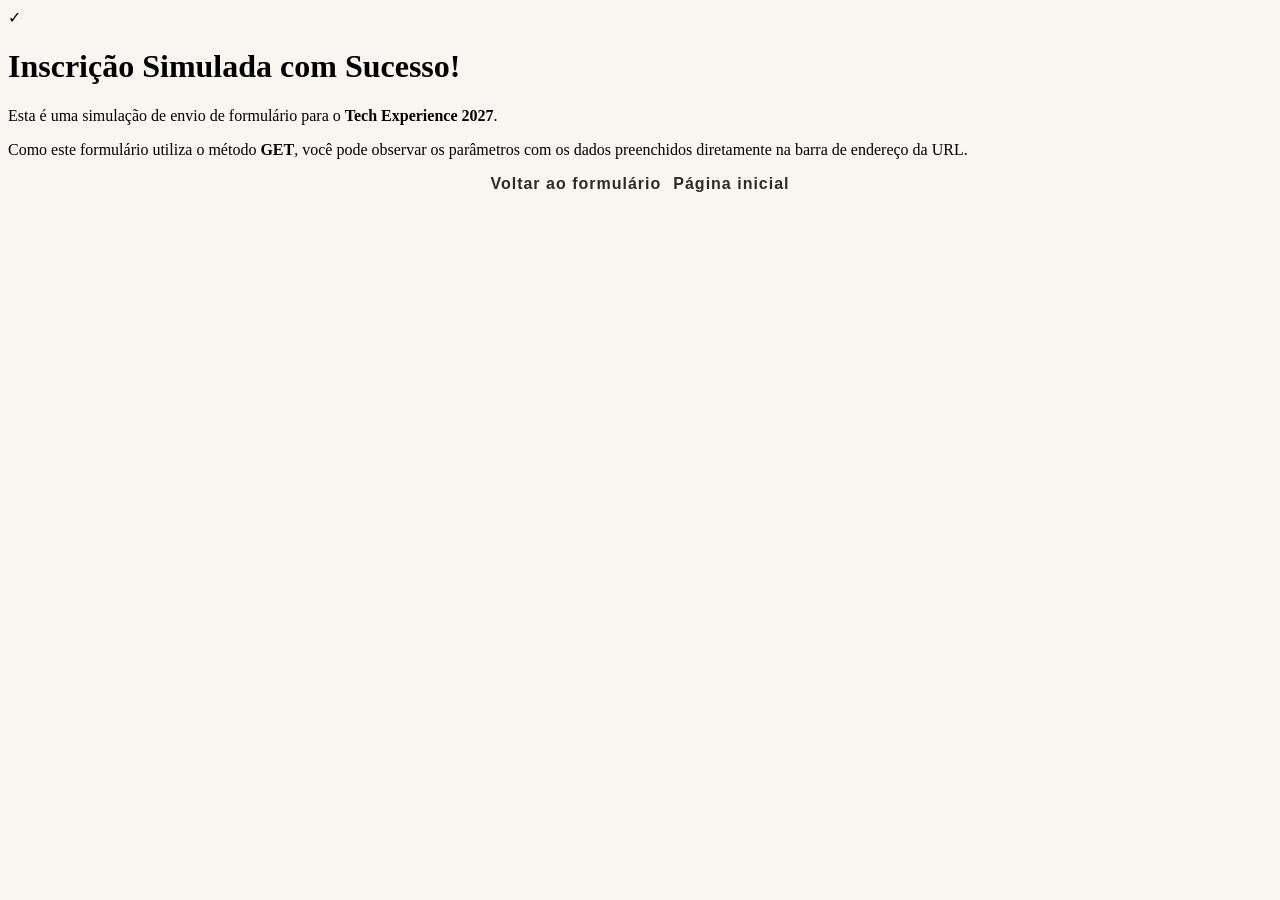
<file: confirmacao.html>
<!DOCTYPE html>
<html lang="pt-br">
<head>
    <meta charset="utf-8" />
    <meta name="viewport" content="width=device-width, initial-scale=1.0" />
    <title>Tech Experience 2027 - Confirmação</title>
    <link rel="stylesheet" href="style.css" />
</head>
<body class="page-confirmation">
    <main class="confirmation-card">
        <span class="status-icon" aria-hidden="true">&#10003;</span>
        <h1>Inscrição Simulada com Sucesso!</h1>
        <p>
            Esta é uma simulação de envio de formulário para o <strong>Tech Experience 2027</strong>.
        </p>
        <p>
            Como este formulário utiliza o método <strong>GET</strong>, você pode observar os parâmetros com os dados preenchidos diretamente na barra de endereço da URL.
        </p>
        <nav class="confirmation-actions">
            <a href="inscricao.html" class="btn-secondary">Voltar ao formulário</a>
            <a href="index.html" class="btn-primary">Página inicial</a>
        </nav>
    </main>
</body>
</html>
</file>
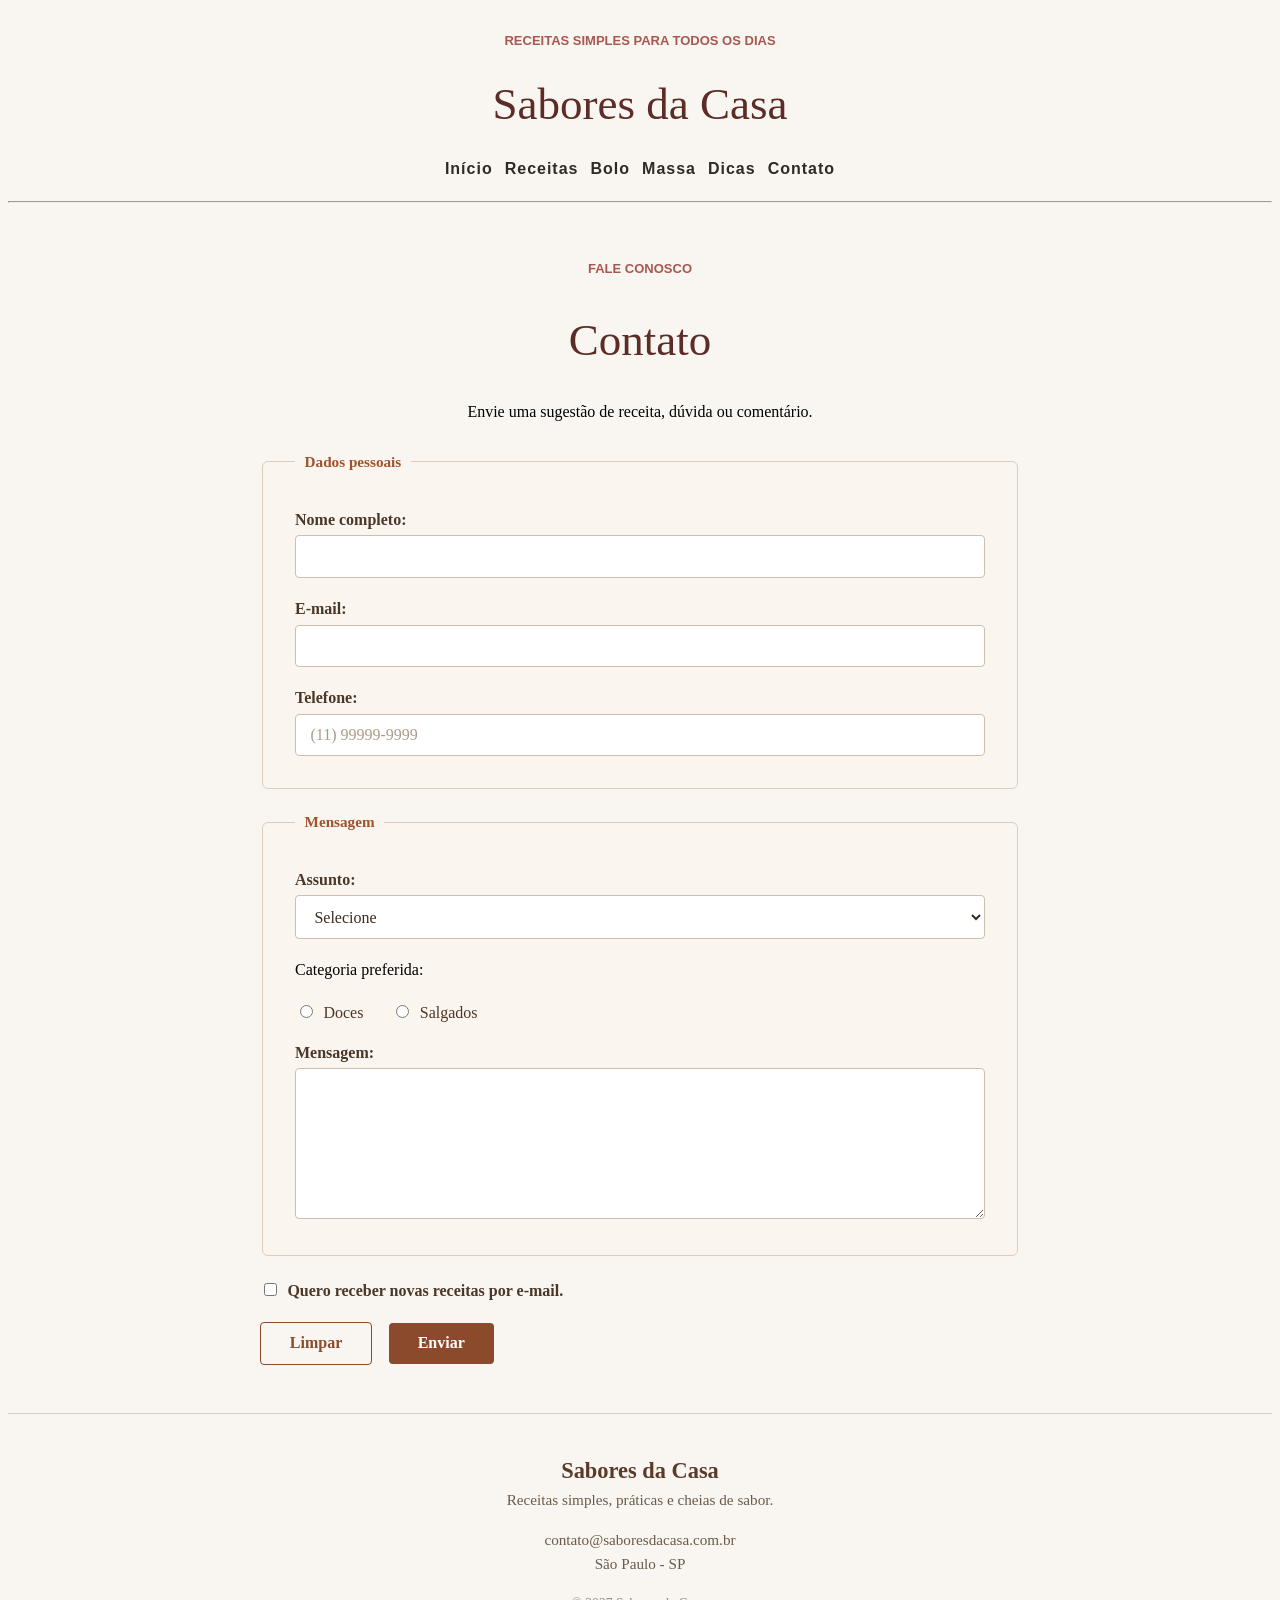
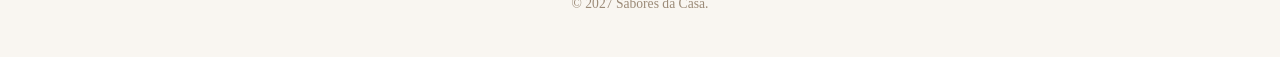
<file: contato.html>
<!DOCTYPE html>
<html lang="pt-BR">

<head>
    <meta charset="UTF-8">
    <meta name="viewport" content="width=device-width, initial-scale=1.0">
    <meta name="description" content="Sabores da Casa - receitas simples e práticas">
    <title>Contato - Sabores da Casa</title>
    <link rel="stylesheet"
        href="https://fonts.googleapis.com/css2?family=Material+Symbols+Outlined:opsz,wght,FILL,GRAD@20..48,100..700,0..1,-50..200" />
    <link rel="stylesheet" href="contato.css">
</head>

<body>
    <header>
        <p class="slogan">Receitas simples para todos os dias</p>
        <h1>Sabores da Casa</h1>

        <nav>
            <a href="index.html">Início</a>
            <a href="receitas.html">Receitas</a>
            <a href="receita-bolo.html">Bolo</a>
            <a href="receita-massa.html">Massa</a>
            <a href="dicas.html">Dicas</a>
            <a href="contato.html">Contato</a>
        </nav>
    </header>
    <hr>
    <main>
        <section>
            <header>
                <p class="categoria">Fale conosco</p>
                <h1>Contato</h1>
            </header>

            <p class="text-center">
                Envie uma sugestão de receita, dúvida ou comentário.
            </p>

            <form action="contato.html" method="get">
                <fieldset>
                    <legend>Dados pessoais</legend>

                    <p>
                        <label for="nome">Nome completo:</label><br>
                        <input type="text" id="nome" name="nome" required>
                    </p>

                    <p>
                        <label for="email">E-mail:</label><br>
                        <input type="email" id="email" name="email" required>
                    </p>

                    <p>
                        <label for="telefone">Telefone:</label><br>
                        <input type="tel" id="telefone" name="telefone" placeholder="(11) 99999-9999">
                    </p>
                </fieldset>

                <fieldset>
                    <legend>Mensagem</legend>

                    <p>
                        <label for="assunto">Assunto:</label><br>
                        <select id="assunto" name="assunto">
                            <option value="">Selecione</option>
                            <option value="receita">Enviar receita</option>
                            <option value="duvida">Dúvida</option>
                            <option value="sugestao">Sugestão</option>
                        </select>
                    </p>

                    <p>Categoria preferida:</p>

                    <label>
                        <input type="radio" name="categoria" value="doces">
                        Doces
                    </label>

                    <label>
                        <input type="radio" name="categoria" value="salgados">
                        Salgados
                    </label>

                    <p>
                        <label for="mensagem">Mensagem:</label><br>
                        <textarea id="mensagem" name="mensagem" rows="7" cols="50" required></textarea>
                    </p>
                </fieldset>

                <p>
                    <label>
                        <input type="checkbox" name="novidades" value="sim">
                        Quero receber novas receitas por e-mail.
                    </label>
                </p>

                <p>
                    <button type="reset">Limpar</button>
                    <button type="submit">Enviar</button>
                </p>
            </form>
        </section>
    </main>
    <footer>
        <p><strong>Sabores da Casa</strong></p>
        <p>Receitas simples, práticas e cheias de sabor.</p>
        <address>
            contato@saboresdacasa.com.br<br>
            São Paulo - SP
        </address>
        <p>&copy; 2027 Sabores da Casa.</p>
    </footer>

</body>

</html>
</file>
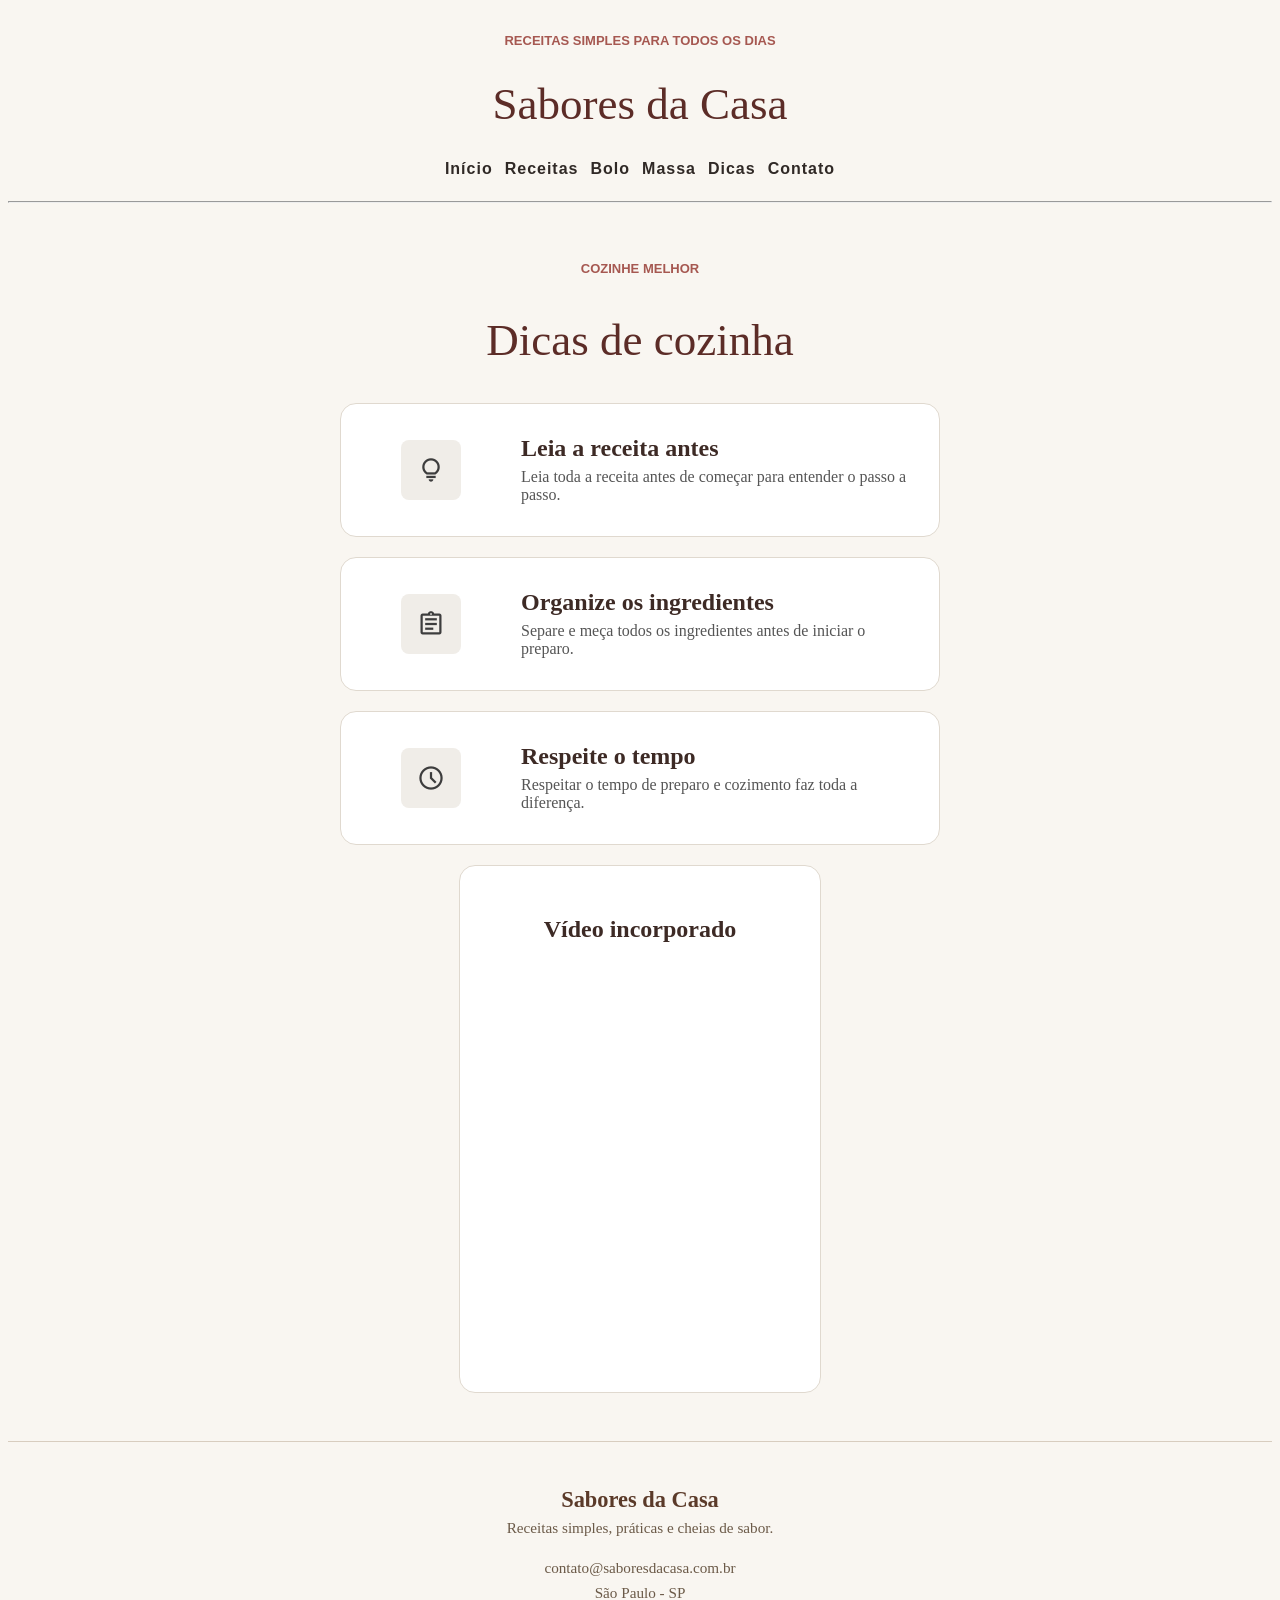
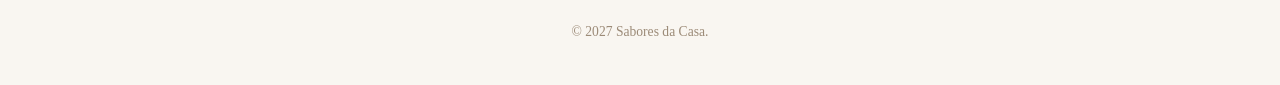
<file: dicas.html>
<!DOCTYPE html>
<html lang="pt-BR">

<head>
    <meta charset="UTF-8">
    <meta name="viewport" content="width=device-width, initial-scale=1.0">
    <meta name="description" content="Sabores da Casa - receitas simples e práticas">
    <title>Dicas - Sabores da Casa</title>
    <link rel="stylesheet"
        href="https://fonts.googleapis.com/css2?family=Material+Symbols+Outlined:opsz,wght,FILL,GRAD@20..48,100..700,0..1,-50..200" />
    <link rel="stylesheet" href="dicas.css">
</head>

<body>
    <header>
        <p class="slogan">Receitas simples para todos os dias</p>
        <h1>Sabores da Casa</h1>

        <nav>
            <a href="index.html">Início</a>
            <a href="receitas.html">Receitas</a>
            <a href="receita-bolo.html">Bolo</a>
            <a href="receita-massa.html">Massa</a>
            <a href="dicas.html">Dicas</a>
            <a href="contato.html">Contato</a>
        </nav>
    </header>
    <hr>
    <main>
        <section>
            <header>
                <p class="categoria">Cozinhe melhor</p>
                <h1>
                    Dicas de cozinha</h1>
            </header>

            <section class="dica-cards-container">
                <article class="dica-card-horizontal">
                    <figure class="dica-card-icon-wrapper">
                        <span class="material-symbols-outlined">lightbulb</span>
                    </figure>
                    <section class="dica-card-content">
                        <h2>Leia a receita antes</h2>
                        <p>Leia toda a receita antes de começar para entender o passo a passo.</p>
                    </section>
                </article>

                <article class="dica-card-horizontal">
                    <figure class="dica-card-icon-wrapper">
                        <span class="material-symbols-outlined">assignment</span>
                    </figure>
                    <section class="dica-card-content">
                        <h2>Organize os ingredientes</h2>
                        <p>Separe e meça todos os ingredientes antes de iniciar o preparo.</p>
                    </section>
                </article>

                <article class="dica-card-horizontal">
                    <figure class="dica-card-icon-wrapper">
                        <span class="material-symbols-outlined">schedule</span>
                    </figure>
                    <section class="dica-card-content">
                        <h2>Respeite o tempo</h2>
                        <p>Respeitar o tempo de preparo e cozimento faz toda a diferença.</p>
                    </section>
                </article>

                <article class="video-card-horizontal">
                    <h2>Vídeo incorporado</h2>
                    <iframe width="1337" height="752" src="https://www.youtube.com/embed/iObl_iyFBKc"
                        title="BOLO de CHOCOLATE FOFINHO úmido e SABOROSO eu faço assim" frameborder="0"
                        allow="accelerometer; autoplay; clipboard-write; encrypted-media; gyroscope; picture-in-picture; web-share"
                        referrerpolicy="strict-origin-when-cross-origin" allowfullscreen></iframe>
                    </iframe>
                </article>
            </section>
        </section>
    </main>
    <footer>
        <p><strong>Sabores da Casa</strong></p>
        <p>Receitas simples, práticas e cheias de sabor.</p>
        <address>
            contato@saboresdacasa.com.br<br>
            São Paulo - SP
        </address>
        <p>&copy; 2027 Sabores da Casa.</p>
    </footer>

</body>

</html>
</file>
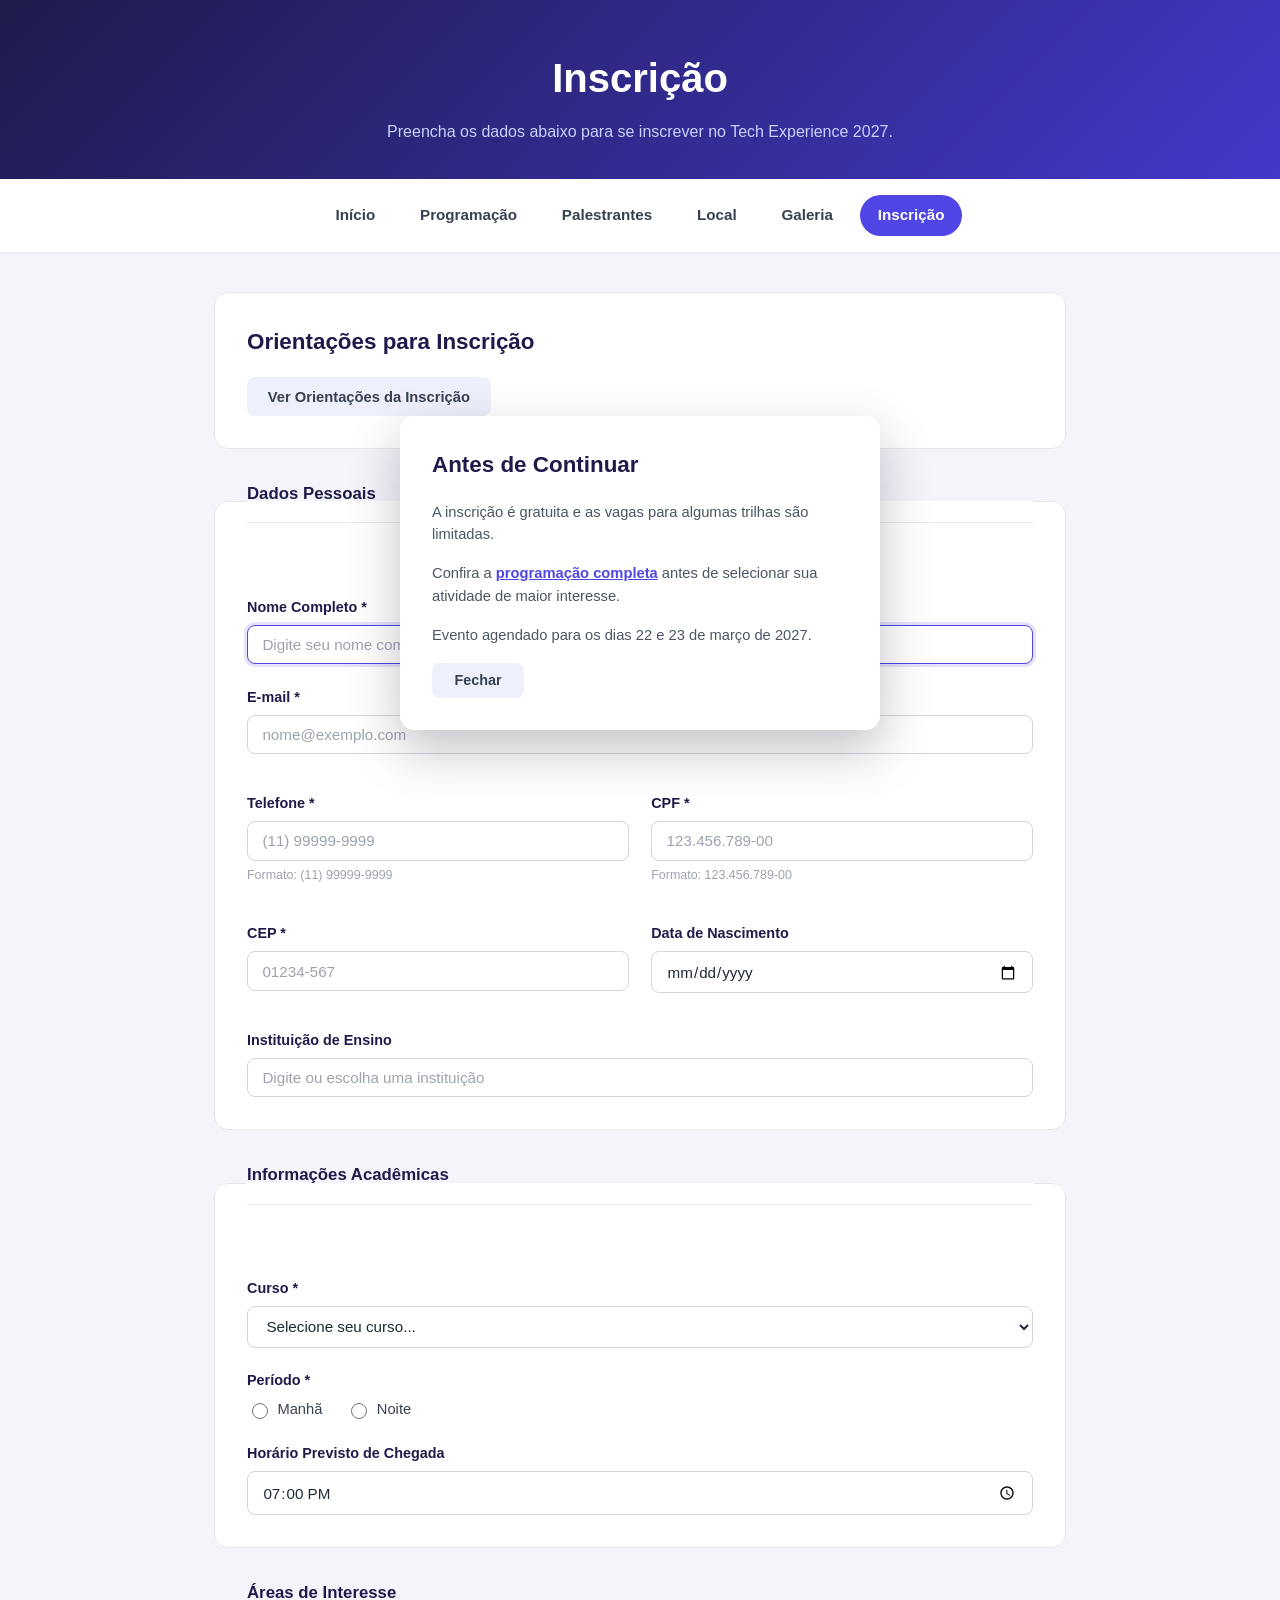
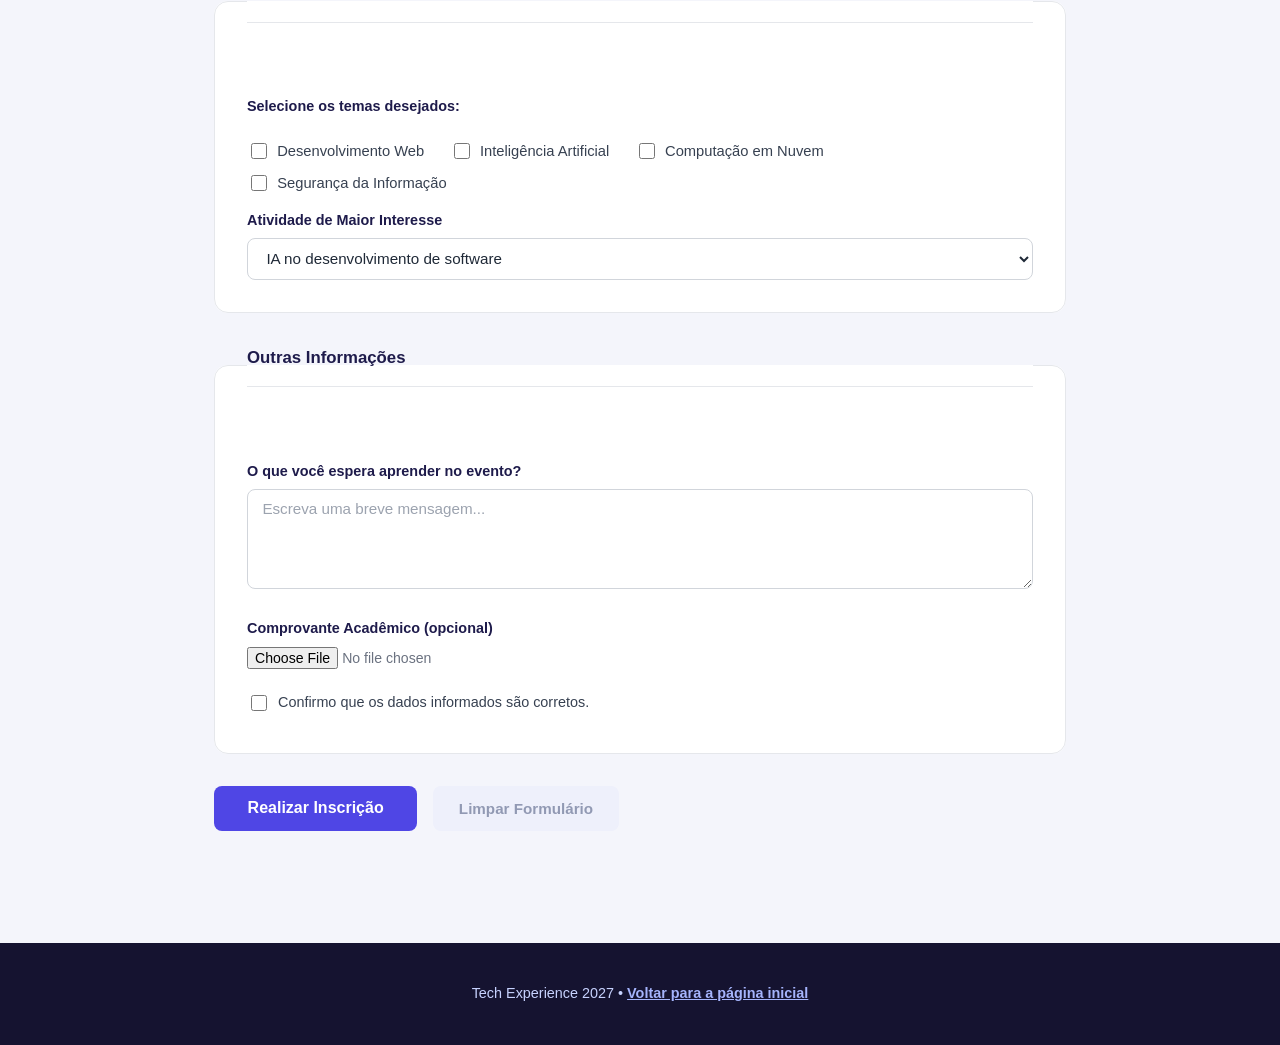
<file: inscricao.html>
<!DOCTYPE html>
<html lang="pt-br">
<head>
    <meta charset="utf-8" />
    <meta name="viewport" content="width=device-width, initial-scale=1.0" />
    <meta name="description" content="Inscrição para o Tech Experience 2027" />
    <title>Tech Experience 2027 - Inscrição</title>
    <link rel="stylesheet" href="inscricao.css" />
</head>
<body>
    <header>
        <h1>Inscrição</h1>
        <p>Preencha os dados abaixo para se inscrever no Tech Experience 2027.</p>
    </header>

    <nav>
        <a href="index.html">Início</a>
        <a href="programacao.html">Programação</a>
        <a href="palestrantes.html">Palestrantes</a>
        <a href="local.html">Local</a>
        <a href="galeria.html">Galeria</a>
        <a href="inscricao.html" class="active">Inscrição</a>
    </nav>

    <main>
        <section class="info-modal-trigger">
            <h2>Orientações para Inscrição</h2>
            <button type="button" commandfor="aviso-inscricao" command="show-modal" class="btn-secondary">
                Ver Orientações da Inscrição
            </button>

            <dialog id="aviso-inscricao" open>
                <h2>Antes de Continuar</h2>
                <p>A inscrição é gratuita e as vagas para algumas trilhas são limitadas.</p>
                <p>
                    Confira a <a href="programacao.html">programação completa</a> antes de selecionar
                    sua atividade de maior interesse.
                </p>
                <p>
                    Evento agendado para os dias
                    <time datetime="2027-03-22">22</time> e
                    <time datetime="2027-03-23">23 de março de 2027</time>.
                </p>
                <button type="button" commandfor="aviso-inscricao" command="close" class="btn-close">Fechar</button>
            </dialog>
        </section>

        <form action="confirmacao.html" method="get" class="form-container">
            <fieldset>
                <legend>Dados Pessoais</legend>

                <p class="form-group">
                    <label for="nome">Nome Completo *</label>
                    <input type="text" id="nome" name="nome" required placeholder="Digite seu nome completo" autofocus />
                </p>

                <p class="form-group">
                    <label for="email">E-mail *</label>
                    <input type="email" id="email" name="email" required placeholder="nome@exemplo.com" />
                </p>

                <section class="form-row">
                    <p class="form-group">
                        <label for="telefone">Telefone *</label>
                        <input
                            type="tel"
                            id="telefone"
                            name="telefone"
                            placeholder="(11) 99999-9999"
                            pattern="\([0-9]{2}\) [0-9]{5}-[0-9]{4}"
                            maxlength="15"
                            inputmode="tel"
                            required />
                        <small>Formato: (11) 99999-9999</small>
                    </p>

                    <p class="form-group">
                        <label for="cpf">CPF *</label>
                        <input
                            type="text"
                            id="cpf"
                            name="cpf"
                            placeholder="123.456.789-00"
                            pattern="[0-9]{3}\.[0-9]{3}\.[0-9]{3}-[0-9]{2}"
                            maxlength="14"
                            inputmode="numeric"
                            required />
                        <small>Formato: 123.456.789-00</small>
                    </p>
                </section>

                <section class="form-row">
                    <p class="form-group">
                        <label for="cep">CEP *</label>
                        <input
                            type="text"
                            id="cep"
                            name="cep"
                            placeholder="01234-567"
                            pattern="[0-9]{5}-[0-9]{3}"
                            maxlength="9"
                            inputmode="numeric"
                            required />
                    </p>

                    <p class="form-group">
                        <label for="nascimento">Data de Nascimento</label>
                        <input type="date" id="nascimento" name="nascimento" />
                    </p>
                </section>

                <p class="form-group">
                    <label for="instituicao">Instituição de Ensino</label>
                    <input
                        type="text"
                        id="instituicao"
                        name="instituicao"
                        list="lista-instituicoes"
                        placeholder="Digite ou escolha uma instituição"
                        autocomplete="organization" />

                    <datalist id="lista-instituicoes">
                        <option value="Cruzeiro do Sul - São Miguel"></option>
                        <option value="Cruzeiro do Sul - Anália Franco"></option>
                        <option value="Cruzeiro do Sul - Liberdade"></option>
                        <option value="Cruzeiro do Sul - Paulista"></option>
                        <option value="Cruzeiro do Sul - Guarulhos"></option>
                    </datalist>
                </p>
            </fieldset>

            <fieldset>
                <legend>Informações Acadêmicas</legend>

                <p class="form-group">
                    <label for="curso">Curso *</label>
                    <select id="curso" name="curso" required>
                        <option value="">Selecione seu curso...</option>
                        <option value="ads">Análise e Desenvolvimento de Sistemas</option>
                        <option value="cc">Ciência da Computação</option>
                        <option value="si">Sistemas de Informação</option>
                        <option value="outro">Outro curso</option>
                    </select>
                </p>

                <p class="form-group">
                    <label>Período *</label>
                    <span class="radio-group">
                        <label><input type="radio" id="manha" name="periodo" value="manha" required /> Manhã</label>
                        <label><input type="radio" id="noite" name="periodo" value="noite" /> Noite</label>
                    </span>
                </p>

                <p class="form-group">
                    <label for="horario-chegada">Horário Previsto de Chegada</label>
                    <input
                        type="time"
                        id="horario-chegada"
                        name="horario-chegada"
                        min="08:00"
                        max="21:30"
                        step="900"
                        value="19:00" />
                </p>
            </fieldset>

            <fieldset>
                <legend>Áreas de Interesse</legend>

                <p class="form-group">
                    <label>Selecione os temas desejados:</label>
                    <ul class="checkbox-grid">
                        <li><label><input type="checkbox" id="web" name="interesse" value="web" /> Desenvolvimento Web</label></li>
                        <li><label><input type="checkbox" id="ia" name="interesse" value="ia" /> Inteligência Artificial</label></li>
                        <li><label><input type="checkbox" id="cloud" name="interesse" value="cloud" /> Computação em Nuvem</label></li>
                        <li><label><input type="checkbox" id="seguranca" name="interesse" value="seguranca" /> Segurança da Informação</label></li>
                    </ul>
                </p>

                <p class="form-group">
                    <label for="atividade">Atividade de Maior Interesse</label>
                    <select id="atividade" name="atividade">
                        <optgroup label="Palestras">
                            <option value="ia-dev">IA no desenvolvimento de software</option>
                            <option value="cloud">Primeiros passos em computação em nuvem</option>
                        </optgroup>
                        <optgroup label="Oficinas">
                            <option value="html">Construindo uma página Web sem frameworks</option>
                        </optgroup>
                    </select>
                </p>
            </fieldset>

            <fieldset>
                <legend>Outras Informações</legend>

                <p class="form-group">
                    <label for="mensagem">O que você espera aprender no evento?</label>
                    <textarea id="mensagem" name="mensagem" rows="4" placeholder="Escreva uma breve mensagem..."></textarea>
                </p>

                <p class="form-group">
                    <label for="comprovante">Comprovante Acadêmico (opcional)</label>
                    <input type="file" id="comprovante" name="comprovante" />
                </p>

                <p class="form-group checkbox-single">
                    <label>
                        <input type="checkbox" id="aceite" name="aceite" value="sim" required />
                        Confirmo que os dados informados são corretos.
                    </label>
                </p>
            </fieldset>

            <p class="form-actions">
                <button type="submit" class="btn-primary">Realizar Inscrição</button>
                <button type="reset" class="btn-reset">Limpar Formulário</button>
            </p>
        </form>
    </main>

    <footer>
        <p>Tech Experience 2027 &bull; <a href="index.html">Voltar para a página inicial</a></p>
    </footer>
</body>
</html>
</file>
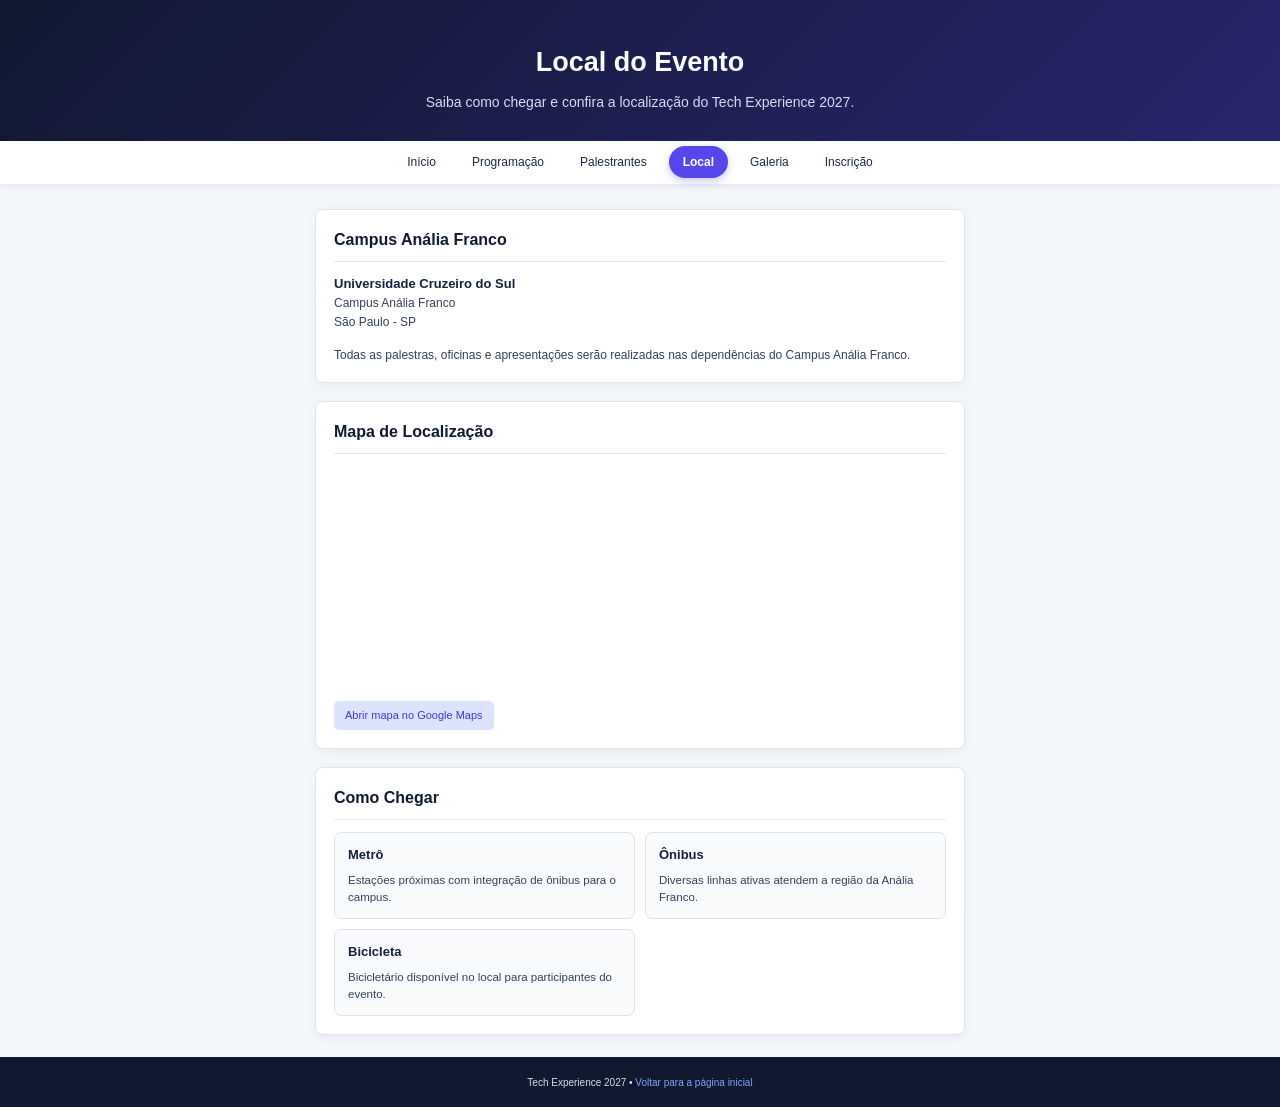
<file: local.html>
<!DOCTYPE html>
<html lang="pt-br">
<head>
    <meta charset="utf-8" />
    <meta name="viewport" content="width=device-width, initial-scale=1.0" />
    <meta name="description" content="Local do Tech Experience 2027" />
    <title>Tech Experience 2027 - Local</title>
    <link rel="stylesheet" href="styleLocal.css" />
</head>
<body>
    <header>
        <h1>Local do Evento</h1>
        <p>Saiba como chegar e confira a localização do Tech Experience 2027.</p>
    </header>

    <nav>
        <a href="index.html">Início</a>
        <a href="programacao.html">Programação</a>
        <a href="palestrantes.html">Palestrantes</a>
        <a href="local.html" class="active">Local</a>
        <a href="galeria.html">Galeria</a>
        <a href="inscricao.html">Inscrição</a>
    </nav>

    <main>
        <section>
            <h2>Campus Anália Franco</h2>
            <address>
                <strong>Universidade Cruzeiro do Sul</strong><br />
                Campus Anália Franco<br />
                São Paulo - SP
            </address>

            <p>
                Todas as palestras, oficinas e apresentações serão realizadas nas dependências do Campus Anália Franco.
            </p>
        </section>

        <section>
            <h2>Mapa de Localização</h2>
            <figure class="map-container">
                <iframe src="https://www.google.com/maps/embed?pb=!1m18!1m12!1m3!1d3657.2386963431513!2d-46.56629812466991!3d-23.55986917880085!2m3!1f0!2f0!3f0!3m2!1i1024!2i768!4f13.1!3m3!1m2!1s0x94ce5e82b531b129%3A0x44c1e055f4e82666!2sUniversidade%20Cruzeiro%20do%20Sul%20-%20Campus%20An%C3%A1lia%20Franco!5e0!3m2!1spt-BR!2sbr!4v1786318252468!5m2!1spt-BR!2sbr" width="600" height="450" allowfullscreen="" loading="lazy" referrerpolicy="strict-origin-when-cross-origin" title="Mapa do Campus Anália Franco"></iframe>
            </figure>
            <p><a href="https://www.google.com/maps" target="_blank" rel="noopener" class="btn-link">Abrir mapa no Google Maps</a></p>
        </section>

        <section>
            <h2>Como Chegar</h2>
            <ul class="transport-grid">
                <li class="transport-card">
                    <h3>Metrô</h3>
                    <p>Estações próximas com integração de ônibus para o campus.</p>
                </li>
                <li class="transport-card">
                    <h3>Ônibus</h3>
                    <p>Diversas linhas ativas atendem a região da Anália Franco.</p>
                </li>
                <li class="transport-card">
                    <h3>Bicicleta</h3>
                    <p>Bicicletário disponível no local para participantes do evento.</p>
                </li>
            </ul>
        </section>
    </main>

    <footer>
        <p>Tech Experience 2027 &bull; <a href="index.html">Voltar para a página inicial</a></p>
    </footer>
</body>
</html>
</file>
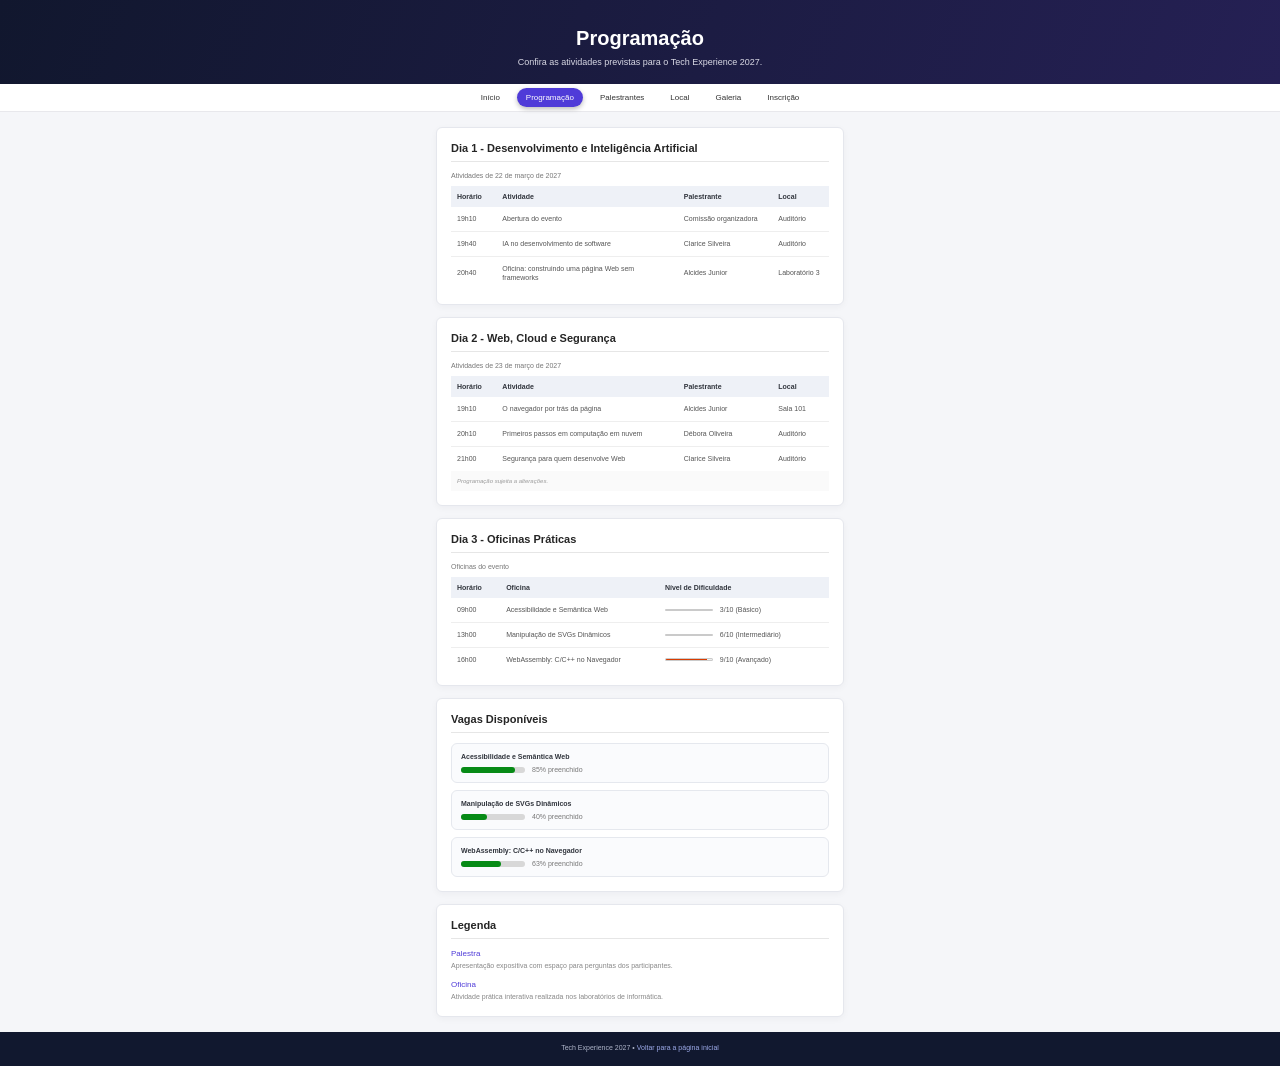
<file: programacao.html>
<!DOCTYPE html>
<html lang="pt-br">
<head>
    <meta charset="utf-8" />
    <meta name="viewport" content="width=device-width, initial-scale=1.0" />
    <meta name="description" content="Programação do Tech Experience 2027" />
    <title>Tech Experience 2027 - Programação</title>
    <link rel="stylesheet" href="styleProg.css" />
</head>
<body>
    <header>
        <h1>Programação</h1>
        <p>Confira as atividades previstas para o Tech Experience 2027.</p>
    </header>

    <nav>
        <a href="index.html">Início</a>
        <a href="programacao.html" class="active">Programação</a>
        <a href="palestrantes.html">Palestrantes</a>
        <a href="local.html">Local</a>
        <a href="galeria.html">Galeria</a>
        <a href="inscricao.html">Inscrição</a>
    </nav>

    <main>
        <section>
            <h2>Dia 1 - Desenvolvimento e Inteligência Artificial</h2>
            <table>
                <caption>Atividades de 22 de março de 2027</caption>
                <thead>
                    <tr>
                        <th>Horário</th>
                        <th>Atividade</th>
                        <th>Palestrante</th>
                        <th>Local</th>
                    </tr>
                </thead>
                <tbody>
                    <tr>
                        <td><time datetime="2027-03-22T19:10">19h10</time></td>
                        <td>Abertura do evento</td>
                        <td>Comissão organizadora</td>
                        <td>Auditório</td>
                    </tr>
                    <tr>
                        <td><time datetime="2027-03-22T19:40">19h40</time></td>
                        <td>IA no desenvolvimento de software</td>
                        <td>Clarice Silveira</td>
                        <td>Auditório</td>
                    </tr>
                    <tr>
                        <td><time datetime="2027-03-22T20:40">20h40</time></td>
                        <td>Oficina: construindo uma página Web sem frameworks</td>
                        <td>Alcides Junior</td>
                        <td>Laboratório 3</td>
                    </tr>
                </tbody>
            </table>
        </section>

        <section>
            <h2>Dia 2 - Web, Cloud e Segurança</h2>
            <table>
                <caption>Atividades de 23 de março de 2027</caption>
                <thead>
                    <tr>
                        <th>Horário</th>
                        <th>Atividade</th>
                        <th>Palestrante</th>
                        <th>Local</th>
                    </tr>
                </thead>
                <tbody>
                    <tr>
                        <td><time datetime="2027-03-23T19:10">19h10</time></td>
                        <td>O navegador por trás da página</td>
                        <td>Alcides Junior</td>
                        <td>Sala 101</td>
                    </tr>
                    <tr>
                        <td><time datetime="2027-03-23T20:10">20h10</time></td>
                        <td>Primeiros passos em computação em nuvem</td>
                        <td>Débora Oliveira</td>
                        <td>Auditório</td>
                    </tr>
                    <tr>
                        <td><time datetime="2027-03-23T21:00">21h00</time></td>
                        <td>Segurança para quem desenvolve Web</td>
                        <td>Clarice Silveira</td>
                        <td>Auditório</td>
                    </tr>
                </tbody>
                <tfoot>
                    <tr>
                        <td colspan="4">Programação sujeita a alterações.</td>
                    </tr>
                </tfoot>
            </table>
        </section>

        <section>
            <h2>Dia 3 - Oficinas Práticas</h2>
            <table>
                <caption>Oficinas do evento</caption>
                <thead>
                    <tr>
                        <th>Horário</th>
                        <th>Oficina</th>
                        <th>Nível de Dificuldade</th>
                    </tr>
                </thead>
                <tbody>
                    <tr>
                        <td><time datetime="2027-03-23T09:00">09h00</time></td>
                        <td>Acessibilidade e Semântica Web</td>
                        <td>
                            <meter min="0" max="10" low="4" high="7" optimum="2" value="3">3 de 10</meter>
                            <span>3/10 (Básico)</span>
                        </td>
                    </tr>
                    <tr>
                        <td><time datetime="2027-03-23T13:00">13h00</time></td>
                        <td>Manipulação de SVGs Dinâmicos</td>
                        <td>
                            <meter min="0" max="10" low="4" high="7" optimum="2" value="6">6 de 10</meter>
                            <span>6/10 (Intermediário)</span>
                        </td>
                    </tr>
                    <tr>
                        <td><time datetime="2027-03-23T16:00">16h00</time></td>
                        <td>WebAssembly: C/C++ no Navegador</td>
                        <td>
                            <meter min="0" max="10" low="4" high="7" optimum="2" value="9">9 de 10</meter>
                            <span>9/10 (Avançado)</span>
                        </td>
                    </tr>
                </tbody>
            </table>
        </section>

        <section>
            <h2>Vagas Disponíveis</h2>
            <ul class="metrics-grid">
                <li class="metric-item">
                    <label for="lotacao-html">Acessibilidade e Semântica Web</label>
                    <p class="progress-wrap">
                        <progress id="lotacao-html" value="85" max="100">85%</progress>
                        <span>85% preenchido</span>
                    </p>
                </li>

                <li class="metric-item">
                    <label for="lotacao-svg">Manipulação de SVGs Dinâmicos</label>
                    <p class="progress-wrap">
                        <progress id="lotacao-svg" value="40" max="100">40%</progress>
                        <span>40% preenchido</span>
                    </p>
                </li>

                <li class="metric-item">
                    <label for="lotacao-wa">WebAssembly: C/C++ no Navegador</label>
                    <p class="progress-wrap">
                        <progress id="lotacao-wa" value="63" max="100">63%</progress>
                        <span>63% preenchido</span>
                    </p>
                </li>
            </ul>
        </section>

        <section>
            <h2>Legenda</h2>
            <dl class="legend-list">
                <dt>Palestra</dt>
                <dd>Apresentação expositiva com espaço para perguntas dos participantes.</dd>
                <dt>Oficina</dt>
                <dd>Atividade prática interativa realizada nos laboratórios de informática.</dd>
            </dl>
        </section>
    </main>

    <footer>
        <p>Tech Experience 2027 &bull; <a href="index.html">Voltar para a página inicial</a></p>
    </footer>
</body>
</html>
</file>
<file: style.css>
body{
    background-color: #F9F6F1;
}
p.slogan{
    padding-top: 20px;
    color: #A65851;
    text-align: center;
    font-family: Arial, Helvetica, sans-serif;
    font-weight: 700;
    text-transform: uppercase;
    font-size: small;
}

header h1{
    color: #5c2c27;
    text-align: center;
    font-family: Cambria, Cochin, Georgia, Times, 'Times New Roman', serif;
    font-weight: 500;
    font-size: 45px;
    padding-top: 0%;
}

nav {
    display: flex;
    justify-content: center;
    gap: 12px;
    padding-bottom: 15px;
}

nav a{
    gap: 32px;
    color: #302926;
    text-decoration: none;
    letter-spacing: 1px;
    font-weight: 600;
    font-family: Arial, Helvetica, sans-serif;
}

p.categoria{
     padding-top: 50px;
    color: #A65851;
    text-align: center;
    font-family: Arial, Helvetica, sans-serif;
    font-weight: 700;
    text-transform: uppercase;
    font-size: small;
    margin-top: 5px;
}

p.text-center{
    text-align: center;
}

/* caixa geral de cada section da home */
main section{
    max-width: 1000px;
    margin: 0 auto;
    padding: 50px 20px;
}

/* section inicio (texto + imagem grande) */
#inicio{
    display: flex;
    align-items: center;
    gap: 40px;
    border-bottom: 1px solid #e5ddd0;
}

#inicio article{
    flex: 1;
}

#inicio p.categoria{
    text-align: left;
}

#inicio h2{
    font-family: Cambria, Cochin, Georgia, Times, 'Times New Roman', serif;
    color: #3d2a25;
    font-size: 34px;
    margin: 10px 0;
}

#inicio p{
    color: #555555;
    line-height: 1.6;
}

#inicio figure{
    flex: 1;
    margin: 0;
}

#inicio img{
    width: 100%;
    height: 350px;
    object-fit: cover;
    border-radius: 12px;
}

#inicio figcaption{
    margin-top: 8px;
    font-size: 14px;
    color: #888888;
}

/* botao vermelho "Conheça as receitas" */
.botao{
    display: inline-block;
    background-color: #8c3d35;
    color: #ffffff;
    padding: 12px 24px;
    border-radius: 6px;
    text-decoration: none;
    font-weight: bold;
    margin-top: 10px;
}

.botao:hover{
    background-color: #6f2f28;
}

/* section escolhas (receitas da semana) */
#escolhas{
    display: flex;
    flex-wrap: wrap;
    gap: 40px;
}

#escolhas header{
    flex-basis: 100%;
    text-align: center;
}

#escolhas article{
    flex: 1 1 300px;
}

#escolhas img{
    width: 100%;
    height: 220px;
    object-fit: cover;
    border-radius: 12px;
}

#escolhas figcaption{
    margin-top: 8px;
    font-size: 13px;
    color: #888888;
}

#escolhas h3{
    font-family: Cambria, Cochin, Georgia, Times, 'Times New Roman', serif;
    color: #3d2a25;
    margin: 10px 0 5px 0;
}

#escolhas p{
    color: #555555;
}

#escolhas a{
    color: #8c3d35;
    font-weight: bold;
    text-decoration: underline;
}

/* section manifesto (caixa com a frase) */
#manifesto{
    background-color: #ded2c4;
    border-radius: 12px;
    text-align: center;
    padding: 50px 40px;
}

#manifesto blockquote{
    margin: 0;
    font-family: Cambria, Cochin, Georgia, Times, 'Times New Roman', serif;
    font-style: italic;
    font-size: 22px;
    color: #3d2a25;
    line-height: 1.6;
}

/* section dicas-home */
#dicas-home{
    display: flex;
    flex-wrap: wrap;
    align-items: center;
    gap: 40px;
    border-top: 1px solid #e5ddd0;
}

#dicas-home article{
    flex: 1 1 300px;
}

#dicas-home h2{
    font-family: Cambria, Cochin, Georgia, Times, 'Times New Roman', serif;
    color: #3d2a25;
}

#dicas-home p{
    color: #555555;
}

#dicas-home article a{
    color: #8c3d35;
    font-weight: bold;
}

#dicas-home aside{
    flex: 1 1 250px;
    background-color: #ffffff;
    border-left: 4px solid #8c3d35;
    border-radius: 6px;
    padding: 20px;
}

#dicas-home aside h3{
    margin-top: 0;
    color: #3d2a25;
}

#dicas-home aside p{
    margin-bottom: 0;
    color: #555555;
}

/* section newsletter */
#newsletter{
    border-top: 1px solid #e5ddd0;
    text-align: center;
}

#newsletter header{
    margin-bottom: 20px;
}

#newsletter form{
    max-width: 500px;
    margin: 0 auto;
    text-align: left;
}

#newsletter label{
    display: block;
    margin-bottom: 8px;
    font-weight: bold;
    color: #3d2a25;
}

#newsletter input{
    padding: 10px;
    border: 1px solid #d8cfc2;
    border-radius: 6px;
    width: 60%;
    margin-right: 10px;
}

#newsletter button{
    padding: 10px 20px;
    background-color: #8c3d35;
    color: #ffffff;
    border: none;
    border-radius: 6px;
    font-weight: bold;
    cursor: pointer;
}

#newsletter button:hover{
    background-color: #6f2f28;
}

/* versao mobile */
@media (max-width: 480px){
    main section{
        padding: 30px 15px;
    }

    #inicio{
        flex-direction: column;
    }

    #inicio img{
        height: 220px;
    }

    #escolhas article{
        flex-basis: 100%;
    }

    #dicas-home{
        flex-direction: column;
        align-items: stretch;
    }

    #newsletter input{
        width: 100%;
        margin-right: 0;
        margin-bottom: 10px;
        display: block;
    }

    #newsletter button{
        width: 100%;
    }
}
/* ===========================
   Footer - Sabores da Casa
   (regras globais — colar em style.css)
   =========================== */

footer {
    margin-top: 3rem;
    padding: 2.5rem 1rem 2rem;
    text-align: center;
    border-top: 1px solid #d8cdbf;
    color: #6b5a48;
    font-size: 0.95rem;
}

footer p:first-child {
    font-family: Georgia, 'Times New Roman', serif;
    font-size: 1.4rem;
    font-weight: 700;
    color: #5b3a29;
    margin-bottom: 0.4rem;
}

footer p {
    margin: 0.3rem 0;
}

footer address {
    font-style: normal;
    margin: 1.2rem 0;
    line-height: 1.6;
}

footer address a {
    color: #a0522d;
    text-decoration: none;
}

footer address a:hover {
    text-decoration: underline;
}

footer p:last-child {
    margin-top: 1rem;
    font-size: 0.85rem;
    color: #9c8b78;
}
</file>
<file: contato.css>
body{
    background-color: #F9F6F1;
}
p.slogan{
    padding-top: 20px;
    color: #A65851;
    text-align: center;
    font-family: Arial, Helvetica, sans-serif;
    font-weight: 700;
    text-transform: uppercase;
    font-size: small;
}

header h1{
    color: #5c2c27;
    text-align: center;
    font-family: Cambria, Cochin, Georgia, Times, 'Times New Roman', serif;
    font-weight: 500;
    font-size: 45px;
    padding-top: 0%;
}

nav {
    display: flex;
    justify-content: center;
    gap: 12px;
    padding-bottom: 15px;
}

nav a{
    gap: 32px;
    color: #302926;
    text-decoration: none;
    letter-spacing: 1px;
    font-weight: 600;
    font-family: Arial, Helvetica, sans-serif;
}

p.categoria{
     padding-top: 50px;
    color: #A65851;
    text-align: center;
    font-family: Arial, Helvetica, sans-serif;
    font-weight: 700;
    text-transform: uppercase;
    font-size: small;
    margin-top: 5px;
}

p.text-center{
    text-align: center;
}

/* ===========================
   Contato - Sabores da Casa
   =========================== */

main section {
    max-width: 760px;
    margin: 0 auto;
}

form {
    margin-top: 2rem;
}

/* Fieldsets com a legenda "flutuando" sobre a borda */
fieldset {
    border: 1px solid #d8cdbf;
    border-radius: 6px;
    padding: 1.5rem 2rem 2rem;
    margin-bottom: 1.5rem;
    background-color: #faf6ef;
}

legend {
    padding: 0 0.6rem;
    font-size: 0.95rem;
    color: #a0522d;
    font-weight: 600;
}

/* Espaçamento entre campos */
fieldset p {
    margin-bottom: 1.4rem;
}

fieldset p:last-child {
    margin-bottom: 0;
}

label {
    display: inline-block;
    font-weight: 600;
    color: #4a3728;
    margin-bottom: 0.4rem;
}

/* Inputs, select e textarea */
input[type="text"],
input[type="email"],
input[type="tel"],
select,
textarea {
    width: 100%;
    padding: 0.7rem 0.9rem;
    border: 1px solid #cdbfae;
    border-radius: 4px;
    background-color: #ffffff;
    color: #3a2b1f;
    font-size: 1rem;
    font-family: inherit;
    box-sizing: border-box;
    transition: border-color 0.2s ease, box-shadow 0.2s ease;
}

textarea {
    resize: vertical;
    min-height: 140px;
}

input[type="text"]:focus,
input[type="email"]:focus,
input[type="tel"]:focus,
select:focus,
textarea:focus {
    outline: none;
    border-color: #a0522d;
    box-shadow: 0 0 0 3px rgba(160, 82, 45, 0.15);
}

input::placeholder,
textarea::placeholder {
    color: #a89a87;
}

/* Radio e checkbox */
input[type="radio"],
input[type="checkbox"] {
    accent-color: #a0522d;
    margin-right: 0.4rem;
    cursor: pointer;
}

fieldset label:has(input[type="radio"]) {
    font-weight: 400;
    margin-right: 1.5rem;
    cursor: pointer;
}

main > section > p label:has(input[type="checkbox"]) {
    font-weight: 600;
    cursor: pointer;
}

/* Botões */
button {
    font-family: inherit;
    font-size: 1rem;
    font-weight: 600;
    padding: 0.7rem 1.8rem;
    border: none;
    border-radius: 4px;
    cursor: pointer;
    transition: background-color 0.2s ease, transform 0.1s ease;
}

button[type="submit"] {
    background-color: #8b4a2b;
    color: #ffffff;
    margin-left: 0.8rem;
}

button[type="submit"]:hover {
    background-color: #723c22;
}

button[type="reset"] {
    background-color: transparent;
    color: #8b4a2b;
    border: 1px solid #8b4a2b;
}

button[type="reset"]:hover {
    background-color: #f0e6d8;
}

button:active {
    transform: scale(0.98);
}

/* Responsivo */
@media (max-width: 600px) {
    fieldset {
        padding: 1.2rem 1.2rem 1.6rem;
    }

    button[type="submit"] {
        margin-left: 0;
        margin-top: 0.6rem;
        display: block;
    }
}

/* ===========================
   Footer - Sabores da Casa
   (regras globais — colar em style.css)
   =========================== */

footer {
    margin-top: 3rem;
    padding: 2.5rem 1rem 2rem;
    text-align: center;
    border-top: 1px solid #d8cdbf;
    color: #6b5a48;
    font-size: 0.95rem;
}

footer p:first-child {
    font-family: Georgia, 'Times New Roman', serif;
    font-size: 1.4rem;
    font-weight: 700;
    color: #5b3a29;
    margin-bottom: 0.4rem;
}

footer p {
    margin: 0.3rem 0;
}

footer address {
    font-style: normal;
    margin: 1.2rem 0;
    line-height: 1.6;
}

footer address a {
    color: #a0522d;
    text-decoration: none;
}

footer address a:hover {
    text-decoration: underline;
}

footer p:last-child {
    margin-top: 1rem;
    font-size: 0.85rem;
    color: #9c8b78;
}
</file>
<file: dicas.css>
body{
    background-color: #F9F6F1;
}
p.slogan{
    padding-top: 20px;
    color: #A65851;
    text-align: center;
    font-family: Arial, Helvetica, sans-serif;
    font-weight: 700;
    text-transform: uppercase;
    font-size: small;
}

header h1{
    color: #5c2c27;
    text-align: center;
    font-family: Cambria, Cochin, Georgia, Times, 'Times New Roman', serif;
    font-weight: 500;
    font-size: 45px;
    padding-top: 0%;
}

nav {
    display: flex;
    justify-content: center;
    gap: 12px;
    padding-bottom: 15px;
}

nav a{
    gap: 32px;
    color: #302926;
    text-decoration: none;
    letter-spacing: 1px;
    font-weight: 600;
    font-family: Arial, Helvetica, sans-serif;
}

p.categoria{
     padding-top: 50px;
    color: #A65851;
    text-align: center;
    font-family: Arial, Helvetica, sans-serif;
    font-weight: 700;
    text-transform: uppercase;
    font-size: small;
    margin-top: 5px;
}

p.text-center{
    text-align: center;
}

/* caixa que fica em volta dos 3 cards de dica + o card do video */
.dica-cards-container{
    max-width: 600px;
    margin: 0 auto;
    display: flex;
    flex-direction: column;
    gap: 20px;
}

/* cada card de dica (icone + texto) */
.dica-card-horizontal{
    display: flex;
    align-items: center;
    gap: 20px;
    background-color: #ffffff;
    border: 1px solid #e0d9cf;
    border-radius: 16px;
    padding: 20px;
}

/* quadradinho cinza com o icone */
.dica-card-icon-wrapper{
    background-color: #f0ede8;
    width: 60px;
    height: 60px;
    border-radius: 8px;
    display: flex;
    align-items: center;
    justify-content: center;
    flex-shrink: 0;
}

.dica-card-icon-wrapper .material-symbols-outlined{
    font-size: 28px;
    color: #3d3d3d;
}

.dica-card-content h2{
    margin: 0 0 6px 0;
    font-family: Cambria, Cochin, Georgia, Times, 'Times New Roman', serif;
    color: #3d2a25;
}

.dica-card-content p{
    margin: 0;
    color: #555555;
}

/* card do video, igual ao article mas com titulo centralizado */
.video-card-horizontal{
    max-width: 580px;
    margin: 0 auto;
    background-color: #ffffff;
    padding: 30px;
    border-radius: 16px;
    border: 1px solid #e0d9cf;
    text-align: center;
}

.video-card-horizontal h2{
    font-family: Cambria, Cochin, Georgia, Times, 'Times New Roman', serif;
    color: #3d2a25;
    margin-bottom: 15px;
}

.video-card-horizontal iframe{
    width: 100%;
    max-width: 500px;
    height: 400px;
    border-radius: 12px;
    border: none;
}
/* ===========================
   Footer - Sabores da Casa
   (regras globais — colar em style.css)
   =========================== */

footer {
    margin-top: 3rem;
    padding: 2.5rem 1rem 2rem;
    text-align: center;
    border-top: 1px solid #d8cdbf;
    color: #6b5a48;
    font-size: 0.95rem;
}

footer p:first-child {
    font-family: Georgia, 'Times New Roman', serif;
    font-size: 1.4rem;
    font-weight: 700;
    color: #5b3a29;
    margin-bottom: 0.4rem;
}

footer p {
    margin: 0.3rem 0;
}

footer address {
    font-style: normal;
    margin: 1.2rem 0;
    line-height: 1.6;
}

footer address a {
    color: #a0522d;
    text-decoration: none;
}

footer address a:hover {
    text-decoration: underline;
}

footer p:last-child {
    margin-top: 1rem;
    font-size: 0.85rem;
    color: #9c8b78;
}
</file>
<file: inscricao.css>
/* ===========================
   Tech Experience 2027 - style.css
   Layout completo (header, nav, modal, formulário, footer)
   =========================== */

* {
    box-sizing: border-box;
}

body {
    margin: 0;
    background-color: #f4f5fb;
    color: #1f2937;
    font-family: -apple-system, BlinkMacSystemFont, 'Segoe UI', Roboto, Arial, sans-serif;
    line-height: 1.5;
}

/* ===========================
   Header
   =========================== */
header {
    background: linear-gradient(135deg, #1e1b4b 0%, #4338ca 100%);
    color: #ffffff;
    text-align: center;
    padding: 3rem 1.5rem 2.2rem;
}

header h1 {
    margin: 0 0 0.75rem;
    font-size: 2.5rem;
    font-weight: 800;
}

header p {
    margin: 0 auto;
    max-width: 560px;
    color: #c7d2fe;
    font-size: 1rem;
}

/* ===========================
   Navegação
   =========================== */
nav {
    background-color: #ffffff;
    display: flex;
    justify-content: center;
    flex-wrap: wrap;
    gap: 0.4rem 0.6rem;
    padding: 1rem 1rem;
    box-shadow: 0 1px 4px rgba(30, 27, 75, 0.08);
}

nav a {
    color: #374151;
    font-weight: 600;
    font-size: 0.95rem;
    text-decoration: none;
    padding: 0.55rem 1.1rem;
    border-radius: 999px;
    transition: background-color 0.15s ease, color 0.15s ease;
}

nav a:hover {
    background-color: #eef0fb;
    text-decoration: none;
}

nav a.active {
    background-color: #4f46e5;
    color: #ffffff;
}

nav a.active:hover {
    background-color: #4f46e5;
}

/* ===========================
   Conteúdo principal
   =========================== */
main {
    max-width: 900px;
    margin: 0 auto;
    padding: 2.5rem 1.5rem 3rem;
}

/* Cartões (bloco de orientações + fieldsets do formulário) */
.info-modal-trigger,
form.form-container fieldset {
    background-color: #ffffff;
    border: 1px solid #e5e7eb;
    border-radius: 14px;
    margin: 0 0 2rem;
    padding: 2rem;
    min-width: 0;
}

.info-modal-trigger h2 {
    margin: 0 0 1.2rem;
    font-size: 1.4rem;
    color: #1e1b4b;
}

/* Legenda dos fieldsets como cabeçalho de card, com linha separadora */
form.form-container legend {
    display: block;
    width: 100%;
    padding: 0 0 1rem;
    margin: 0 0 1.6rem;
    font-size: 1.05rem;
    font-weight: 700;
    color: #1e1b4b;
    border-bottom: 1px solid #e5e7eb;
}

/* ===========================
   Botões
   =========================== */
.btn-secondary {
    background-color: #eef0fb;
    color: #374151;
    border: none;
    padding: 0.7rem 1.3rem;
    border-radius: 8px;
    font-weight: 600;
    font-size: 0.92rem;
    cursor: pointer;
    transition: background-color 0.15s ease;
}

.btn-secondary:hover {
    background-color: #e0e4f7;
}

.btn-primary {
    background-color: #4f46e5;
    color: #ffffff;
    border: none;
    padding: 0.85rem 2.1rem;
    border-radius: 8px;
    font-weight: 700;
    font-size: 1rem;
    cursor: pointer;
    transition: background-color 0.15s ease;
}

.btn-primary:hover {
    background-color: #4338ca;
}

.btn-reset {
    background-color: #eef0fb;
    color: #9199b3;
    border: none;
    padding: 0.85rem 1.6rem;
    border-radius: 8px;
    font-weight: 600;
    font-size: 0.95rem;
    cursor: pointer;
    transition: background-color 0.15s ease, color 0.15s ease;
}

.btn-reset:hover {
    background-color: #e0e4f7;
    color: #374151;
}

.btn-close {
    background-color: #eef0fb;
    color: #374151;
    border: none;
    padding: 0.6rem 1.4rem;
    border-radius: 8px;
    font-weight: 600;
    font-size: 0.9rem;
    cursor: pointer;
    margin-top: 0.5rem;
}

.btn-close:hover {
    background-color: #e0e4f7;
}

/* ===========================
   Formulário
   =========================== */
.form-group {
    margin-bottom: 1.4rem;
}

.form-group:last-child {
    margin-bottom: 0;
}

.form-group label {
    display: block;
    font-weight: 600;
    color: #1e1b4b;
    font-size: 0.9rem;
    margin-bottom: 0.4rem;
}

.form-group small {
    display: block;
    color: #9ca3af;
    font-size: 0.78rem;
    margin-top: 0.35rem;
}

input[type="text"],
input[type="email"],
input[type="tel"],
input[type="date"],
input[type="time"],
select,
textarea {
    width: 100%;
    padding: 0.65rem 0.9rem;
    border: 1px solid #d1d5db;
    border-radius: 8px;
    background-color: #ffffff;
    color: #1f2937;
    font-size: 0.95rem;
    font-family: inherit;
}

input::placeholder,
textarea::placeholder {
    color: #9ca3af;
}

input:focus,
select:focus,
textarea:focus {
    outline: none;
    border-color: #4f46e5;
    box-shadow: 0 0 0 3px rgba(79, 70, 229, 0.15);
}

textarea {
    resize: vertical;
    min-height: 100px;
}

input[type="file"] {
    font-size: 0.88rem;
    color: #6b7280;
    width: 100%;
}

/* Duas colunas (Telefone/CPF, CEP/Nascimento) */
.form-row {
    display: grid;
    grid-template-columns: 1fr 1fr;
    gap: 0 1.4rem;
}

/* Radios de período */
.radio-group {
    display: flex;
    gap: 1.5rem;
    margin-top: 0.3rem;
}

.radio-group label {
    display: flex;
    align-items: center;
    gap: 0.4rem;
    font-weight: 400;
    color: #374151;
    font-size: 0.92rem;
    margin-bottom: 0;
}

/* Grade de checkboxes de interesse */
.checkbox-grid {
    list-style: none;
    margin: 0.5rem 0 0;
    padding: 0;
    display: flex;
    flex-wrap: wrap;
    gap: 0.6rem 1.6rem;
}

.checkbox-grid label {
    display: flex;
    align-items: center;
    gap: 0.45rem;
    font-weight: 400;
    color: #374151;
    font-size: 0.92rem;
    margin-bottom: 0;
}

.checkbox-single label {
    display: flex;
    align-items: flex-start;
    gap: 0.5rem;
    font-weight: 400;
    color: #374151;
    font-size: 0.9rem;
}

input[type="radio"],
input[type="checkbox"] {
    accent-color: #4f46e5;
    width: 16px;
    height: 16px;
    cursor: pointer;
    flex-shrink: 0;
}

.form-actions {
    display: flex;
    gap: 1rem;
    margin-top: 0.5rem;
}

/* ===========================
   Modal (dialog de orientações)
   =========================== */
dialog {
    max-width: 480px;
    width: 90%;
    padding: 2rem;
    border: none;
    border-radius: 14px;
    box-shadow: 0 20px 50px rgba(15, 15, 35, 0.25);
}

dialog h2 {
    margin: 0 0 1rem;
    font-size: 1.3rem;
    color: #1e1b4b;
}

dialog p {
    margin: 0 0 1rem;
    color: #4b5563;
    font-size: 0.92rem;
    line-height: 1.55;
}

dialog p:last-of-type {
    margin-bottom: 0.5rem;
}

dialog a {
    color: #4f46e5;
    font-weight: 600;
}

dialog::backdrop {
    background-color: rgba(15, 15, 35, 0.55);
}

/* ===========================
   Footer
   =========================== */
footer {
    background-color: #151330;
    color: #c7d2fe;
    text-align: center;
    padding: 1.6rem 1rem;
    font-size: 0.9rem;
    margin-top: 3rem;
}

footer a {
    color: #a5b4fc;
    font-weight: 600;
}

/* ===========================
   Mobile (até 640px)
   =========================== */
@media (max-width: 640px) {

    header {
        padding: 2rem 1.2rem 1.6rem;
    }

    header h1 {
        font-size: 1.8rem;
    }

    header p {
        font-size: 0.88rem;
    }

    nav {
        gap: 0.3rem 0.5rem;
        padding: 0.8rem;
    }

    nav a {
        padding: 0.5rem 0.85rem;
        font-size: 0.85rem;
    }

    main {
        padding: 1.6rem 1rem 2rem;
    }

    .info-modal-trigger,
    form.form-container fieldset {
        padding: 1.4rem;
        margin-bottom: 1.4rem;
    }

    .form-row {
        grid-template-columns: 1fr;
        gap: 1.4rem 0;
    }

    .checkbox-grid {
        flex-direction: column;
        gap: 0.7rem;
    }

    .form-actions {
        flex-direction: column;
    }

    .btn-primary,
    .btn-reset {
        width: 100%;
        text-align: center;
    }

    dialog {
        padding: 1.5rem;
        width: 88%;
    }
}
</file>
<file: styleLocal.css>
* {
    margin: 0;
    padding: 0;
    box-sizing: border-box;
}

body {
    font-family: Arial, Helvetica, sans-serif;
    background: #f4f7fa;
    color: #17213d;
    line-height: 1.5;
}

header {
    background: linear-gradient(135deg, #10182f, #29256d);
    color: #fff;
    text-align: center;
    padding: 42px 20px 28px;
}

header h1 {
    font-size: 27px;
    font-weight: 700;
    margin-bottom: 9px;
}

header p {
    color: #d9dcf5;
    font-size: 14px;
}

nav {
    height: 43px;
    background: #fff;
    display: flex;
    justify-content: center;
    align-items: center;
    gap: 8px;
    box-shadow: 0 2px 8px rgba(24, 35, 60, 0.08);
}

nav a {
    color: #1d2945;
    text-decoration: none;
    font-size: 12px;
    padding: 7px 14px;
    border-radius: 18px;
    transition: 0.2s;
}

nav a:hover {
    background: #eef0ff;
    color: #4037e8;
}

nav a.active {
    background: #5547eb;
    color: #fff;
    font-weight: 600;
    box-shadow: 0 3px 8px rgba(79, 70, 229, 0.3);
}

main {
    width: 100%;
    max-width: 650px;
    margin: 25px auto 22px;
}

section {
    background: #fff;
    border: 1px solid #e0e5ec;
    border-radius: 8px;
    padding: 18px;
    margin-bottom: 18px;
    box-shadow: 0 3px 12px rgba(22, 35, 60, 0.06);
}

section h2 {
    font-size: 16px;
    color: #101a31;
    padding-bottom: 9px;
    margin-bottom: 12px;
    border-bottom: 1px solid #e3e7ee;
}

section p {
    font-size: 12px;
    color: #34415c;
    line-height: 1.55;
}

address {
    font-style: normal;
    font-size: 12px;
    line-height: 1.6;
    color: #34415c;
    margin-bottom: 13px;
}

address strong {
    color: #17213d;
    font-size: 13px;
}

.map-container {
    width: 100%;
    height: 225px;
    margin: 0 0 10px;
    overflow: hidden;
    border-radius: 7px;
}

.map-container iframe {
    width: 100%;
    height: 100%;
    border: 0;
    display: block;
}

.btn-link {
    display: inline-block;
    background: #dce3ff;
    color: #4037d5;
    text-decoration: none;
    font-size: 11px;
    font-weight: 500;
    padding: 6px 11px;
    border-radius: 5px;
    transition: 0.2s;
}

.btn-link:hover {
    background: #cbd4ff;
    color: #3028b5;
}

.transport-grid {
    list-style: none;
    display: grid;
    grid-template-columns: 1fr 1fr;
    gap: 10px;
}

.transport-card {
    background: #f8fafc;
    border: 1px solid #dce3eb;
    border-radius: 7px;
    padding: 12px 13px;
    min-height: 87px;
}

.transport-card h3 {
    font-size: 13px;
    color: #17213d;
    margin-bottom: 7px;
}

.transport-card p {
    font-size: 11.5px;
    color: #34415c;
    line-height: 1.5;
}

footer {
    min-height: 50px;
    background: #10182f;
    color: #d8dced;
    display: flex;
    justify-content: center;
    align-items: center;
    text-align: center;
    font-size: 10px;
    margin-top: 20px;
}

footer p {
    margin: 0;
}

footer a {
    color: #7ea4ff;
    text-decoration: none;
}

footer a:hover {
    text-decoration: underline;
}

@media (max-width: 700px) {
    header {
        padding: 32px 15px 24px;
    }

    header h1 {
        font-size: 24px;
    }

    nav {
        height: auto;
        min-height: 48px;
        flex-wrap: wrap;
        gap: 3px;
        padding: 5px 8px;
    }

    nav a {
        padding: 6px 9px;
        font-size: 11px;
    }

    main {
        width: calc(100% - 24px);
        margin: 18px auto;
    }

    section {
        padding: 14px;
    }

    .transport-grid {
        grid-template-columns: 1fr;
    }

    .map-container {
        height: 250px;
    }
}
</file>
<file: styleProg.css>
* {
    box-sizing: border-box;
    margin: 0;
    padding: 0;
}

:root {
    --azul: #11182f;
    --roxo: #4f3bd8;
    --texto: #252525;
    --fundo: #f5f6f9;
    --borda: #e5e7ed;
}

body {
    font-family: Arial, Helvetica, sans-serif;
    color: var(--texto);
    background: var(--fundo);
    font-size: 12px;
}

header {
    height: 84px;
    padding: 27px 20px 15px;
    text-align: center;
    color: white;
    background: linear-gradient(110deg, #11172e, #252054);
}

header h1 {
    font-size: 20px;
    margin-bottom: 7px;
}

header p {
    font-size: 9px;
    color: #d9d9e5;
    margin: 3px 0;
}

nav {
    height: 28px;
    display: flex;
    justify-content: center;
    align-items: center;
    gap: 8px;
    background: white;
    border-bottom: 1px solid #e8e8ec;
}

nav a {
    color: #333;
    text-decoration: none;
    font-size: 8px;
    padding: 5px 9px;
    border-radius: 12px;
}

nav a:hover,
nav a.active {
    color: white;
    background: var(--roxo);
    box-shadow: 0 2px 5px #bbb;
}

main {
    width: 408px;
    max-width: calc(100% - 30px);
    margin: 15px auto;
}

section {
    background: white;
    border: 1px solid var(--borda);
    border-radius: 6px;
    padding: 14px;
    margin-bottom: 12px;
    box-shadow: 0 2px 7px rgba(25, 35, 60, 0.04);
}

h2 {
    font-size: 11px;
    margin-bottom: 10px;
    padding-bottom: 7px;
    border-bottom: 1px solid #e6e6e6;
}

table {
    width: 100%;
    border-collapse: collapse;
    table-layout: fixed;
    font-size: 7px;
}

caption {
    caption-side: top;
    text-align: left;
    color: #777;
    font-size: 7px;
    padding-bottom: 7px;
}

thead {
    background: #eef1f7;
}

th {
    text-align: left;
    padding: 7px 6px;
    color: #30343c;
    font-size: 7px;
    font-weight: bold;
}

th:nth-child(1) {
    width: 12%;
}

th:nth-child(2) {
    width: 48%;
}

th:nth-child(3) {
    width: 25%;
}

th:nth-child(4) {
    width: 15%;
}

td {
    padding: 7px 6px;
    border-bottom: 1px solid #eeeeee;
    color: #555;
    vertical-align: middle;
    line-height: 1.4;
}

tbody tr:last-child td {
    border-bottom: none;
}

tbody tr:hover {
    background: #fafaff;
}

tfoot td {
    padding: 6px;
    border: 0;
    background: #fafafa;
    color: #999;
    font-size: 6px;
    font-style: italic;
}

section:nth-of-type(3) table th:nth-child(1) {
    width: 13%;
}

section:nth-of-type(3) table th:nth-child(2) {
    width: 42%;
}

section:nth-of-type(3) table th:nth-child(3) {
    width: 45%;
}

section:nth-of-type(3) table td:nth-child(3) {
    white-space: nowrap;
}

meter {
    width: 48px;
    height: 5px;
    vertical-align: middle;
    margin-right: 5px;
}

section:nth-of-type(3) table tr:nth-child(1) meter {
    accent-color: #7dbd42;
}

section:nth-of-type(3) table tr:nth-child(2) meter {
    accent-color: #dfd13c;
}

section:nth-of-type(3) table tr:nth-child(3) meter {
    accent-color: #df5555;
}

section:nth-of-type(3) table span {
    font-size: 7px;
    color: #555;
}

.metrics-grid {
    list-style: none;
    display: flex;
    flex-direction: column;
    gap: 7px;
}

.metric-item {
    padding: 9px;
    background: #fafbfd;
    border: 1px solid #e5e8ee;
    border-radius: 6px;
}

.metric-item label {
    display: block;
    margin-bottom: 6px;
    font-size: 7px;
    font-weight: bold;
    color: #30343c;
}

.progress-wrap {
    display: flex;
    align-items: center;
    gap: 7px;
}

.progress-wrap progress {
    width: 64px;
    height: 6px;
    appearance: none;
    -webkit-appearance: none;
}

.progress-wrap progress::-webkit-progress-bar {
    background: #d8d8d8;
    border-radius: 4px;
}

.progress-wrap progress::-webkit-progress-value {
    background: #078b16;
    border-radius: 4px;
}

.progress-wrap progress::-moz-progress-bar {
    background: #078b16;
    border-radius: 4px;
}

.progress-wrap span {
    color: #777;
    font-size: 7px;
}

.legend-list {
    font-size: 7px;
}

.legend-list dt {
    color: var(--roxo);
    font-size: 8px;
    margin-bottom: 3px;
}

.legend-list dd {
    color: #888;
    font-size: 7px;
    line-height: 1.5;
    margin-bottom: 8px;
}

.legend-list dd:last-child {
    margin-bottom: 0;
}

footer {
    min-height: 34px;
    padding: 12px;
    text-align: center;
    color: #aeb4c8;
    background: var(--azul);
    font-size: 7px;
}

footer a {
    color: #9ca9e8;
    text-decoration: none;
}

footer a:hover {
    text-decoration: underline;
}

@media (max-width: 600px) {
    header {
        height: auto;
        padding: 24px 15px;
    }

    nav {
        height: auto;
        flex-wrap: wrap;
        padding: 6px;
    }

    main {
        width: 100%;
    }

    section {
        overflow-x: auto;
    }

    table {
        min-width: 380px;
    }
}
</file>
